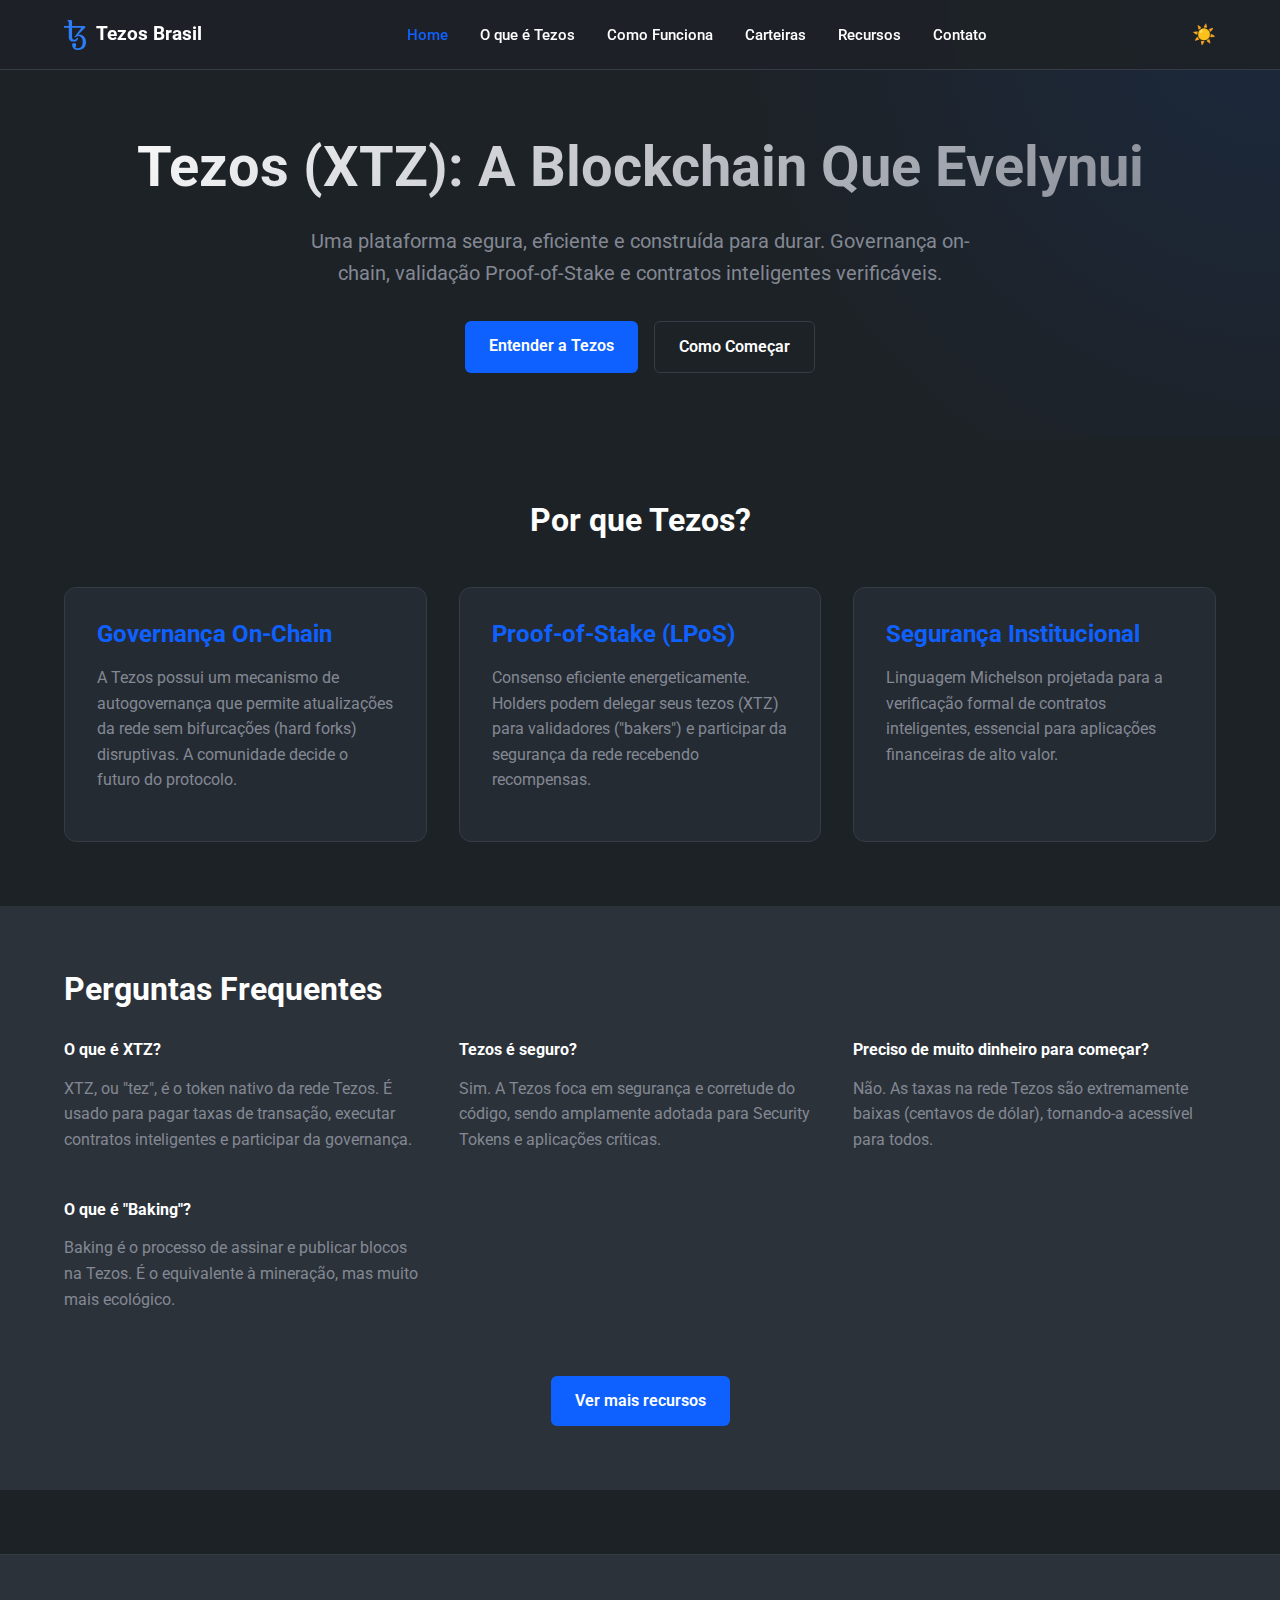
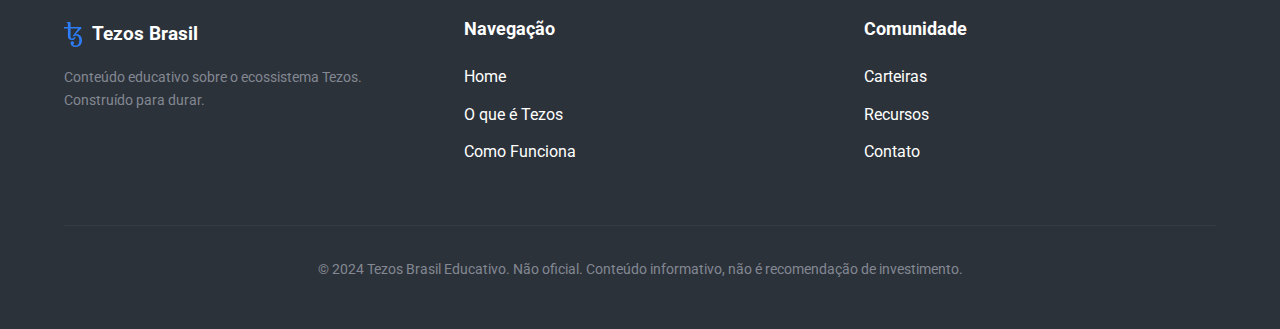
<file: index.html>
<!DOCTYPE html>
<html lang="pt-BR">
<head>
    <meta charset="UTF-8">
    <meta name="viewport" content="width=device-width, initial-scale=1.0">
    <title>Tezos (XTZ) - Blockchain Autoatualizável</title>
    <meta name="description" content="Tezos é uma blockchain autoatualizável e eficiente energeticamente. Conheça a governança on-chain e os contratos inteligentes seguros.">
    <link rel="preconnect" href="https://fonts.googleapis.com">
    <link rel="preconnect" href="https://fonts.gstatic.com" crossorigin>
    <link href="https://fonts.googleapis.com/css2?family=Roboto:wght@300;400;500;700&display=swap" rel="stylesheet">
    <link rel="stylesheet" href="styles.css">
    <link rel="icon" type="image/svg+xml" href="assets/img/tezos-logo.svg">
</head>
<body data-theme="dark">

    <header>
        <div class="container navbar">
            <a href="index.html" class="logo">
                <img src="assets/img/tezos-logo.svg" alt="Tezos Logo">
                Tezos Brasil
            </a>
            <nav>
                <button class="hamburger" aria-label="Menu" aria-expanded="false">☰</button>
                <ul class="nav-links">
                    <li><a href="index.html" class="active">Home</a></li>
                    <li><a href="tezos.html">O que é Tezos</a></li>
                    <li><a href="como-funciona.html">Como Funciona</a></li>
                    <li><a href="carteiras.html">Carteiras</a></li>
                    <li><a href="recursos.html">Recursos</a></li>
                    <li><a href="contato.html">Contato</a></li>
                </ul>
            </nav>
            <div class="nav-actions">
                <button class="theme-toggle" aria-label="Alternar tema">☀️</button>
            </div>
        </div>
    </header>

    <main>
        <section class="hero">
            <div class="container">
                <h1>Tezos (XTZ): A Blockchain Que Evelynui</h1>
                <p>Uma plataforma segura, eficiente e construída para durar. Governança on-chain, validação Proof-of-Stake e contratos inteligentes verificáveis.</p>
                <div class="hero-buttons">
                    <a href="tezos.html" class="btn btn-primary">Entender a Tezos</a>
                    <a href="carteiras.html" class="btn btn-secondary">Como Começar</a>
                </div>
            </div>
        </section>

        <section class="section">
            <div class="container">
                <h2 style="text-align: center; margin-bottom: 3rem;">Por que Tezos?</h2>
                <div class="grid-3">
                    <article class="card">
                        <h3>Governança On-Chain</h3>
                        <p>A Tezos possui um mecanismo de autogovernança que permite atualizações da rede sem bifurcações (hard forks) disruptivas. A comunidade decide o futuro do protocolo.</p>
                    </article>
                    <article class="card">
                        <h3>Proof-of-Stake (LPoS)</h3>
                        <p>Consenso eficiente energeticamente. Holders podem delegar seus tezos (XTZ) para validadores ("bakers") e participar da segurança da rede recebendo recompensas.</p>
                    </article>
                    <article class="card">
                        <h3>Segurança Institucional</h3>
                        <p>Linguagem Michelson projetada para a verificação formal de contratos inteligentes, essencial para aplicações financeiras de alto valor.</p>
                    </article>
                </div>
            </div>
        </section>

        <section class="section" style="background-color: var(--bg-secondary);">
            <div class="container">
                <h2 style="margin-bottom: 2rem;">Perguntas Frequentes</h2>
                <div class="grid-3">
                    <div>
                        <h4>O que é XTZ?</h4>
                        <p>XTZ, ou "tez", é o token nativo da rede Tezos. É usado para pagar taxas de transação, executar contratos inteligentes e participar da governança.</p>
                    </div>
                    <div>
                        <h4>Tezos é seguro?</h4>
                        <p>Sim. A Tezos foca em segurança e corretude do código, sendo amplamente adotada para Security Tokens e aplicações críticas.</p>
                    </div>
                    <div>
                        <h4>Preciso de muito dinheiro para começar?</h4>
                        <p>Não. As taxas na rede Tezos são extremamente baixas (centavos de dólar), tornando-a acessível para todos.</p>
                    </div>
                    <div>
                        <h4>O que é "Baking"?</h4>
                        <p>Baking é o processo de assinar e publicar blocos na Tezos. É o equivalente à mineração, mas muito mais ecológico.</p>
                    </div>
                </div>
                <div style="text-align: center; margin-top: 3rem;">
                    <a href="recursos.html" class="btn btn-primary">Ver mais recursos</a>
                </div>
            </div>
        </section>
    </main>

    <footer>
        <div class="container">
            <div class="footer-content">
                <div class="footer-col">
                    <div class="logo" style="margin-bottom: 1rem;">
                        <img src="assets/img/tezos-logo.svg" alt="Logo Tezos" style="height: 25px;">
                        Tezos Brasil
                    </div>
                    <p style="font-size: 0.9rem;">Conteúdo educativo sobre o ecossistema Tezos. Construído para durar.</p>
                </div>
                <div class="footer-col">
                    <h4>Navegação</h4>
                    <ul>
                        <li><a href="index.html">Home</a></li>
                        <li><a href="tezos.html">O que é Tezos</a></li>
                        <li><a href="como-funciona.html">Como Funciona</a></li>
                    </ul>
                </div>
                <div class="footer-col">
                    <h4>Comunidade</h4>
                    <ul>
                        <li><a href="carteiras.html">Carteiras</a></li>
                        <li><a href="recursos.html">Recursos</a></li>
                        <li><a href="contato.html">Contato</a></li>
                    </ul>
                </div>
            </div>
            <div class="footer-bottom">
                <p>&copy; 2024 Tezos Brasil Educativo. Não oficial. Conteúdo informativo, não é recomendação de investimento.</p>
            </div>
        </div>
    </footer>

    <script src="script.js"></script>
</body>
</html>
</file>
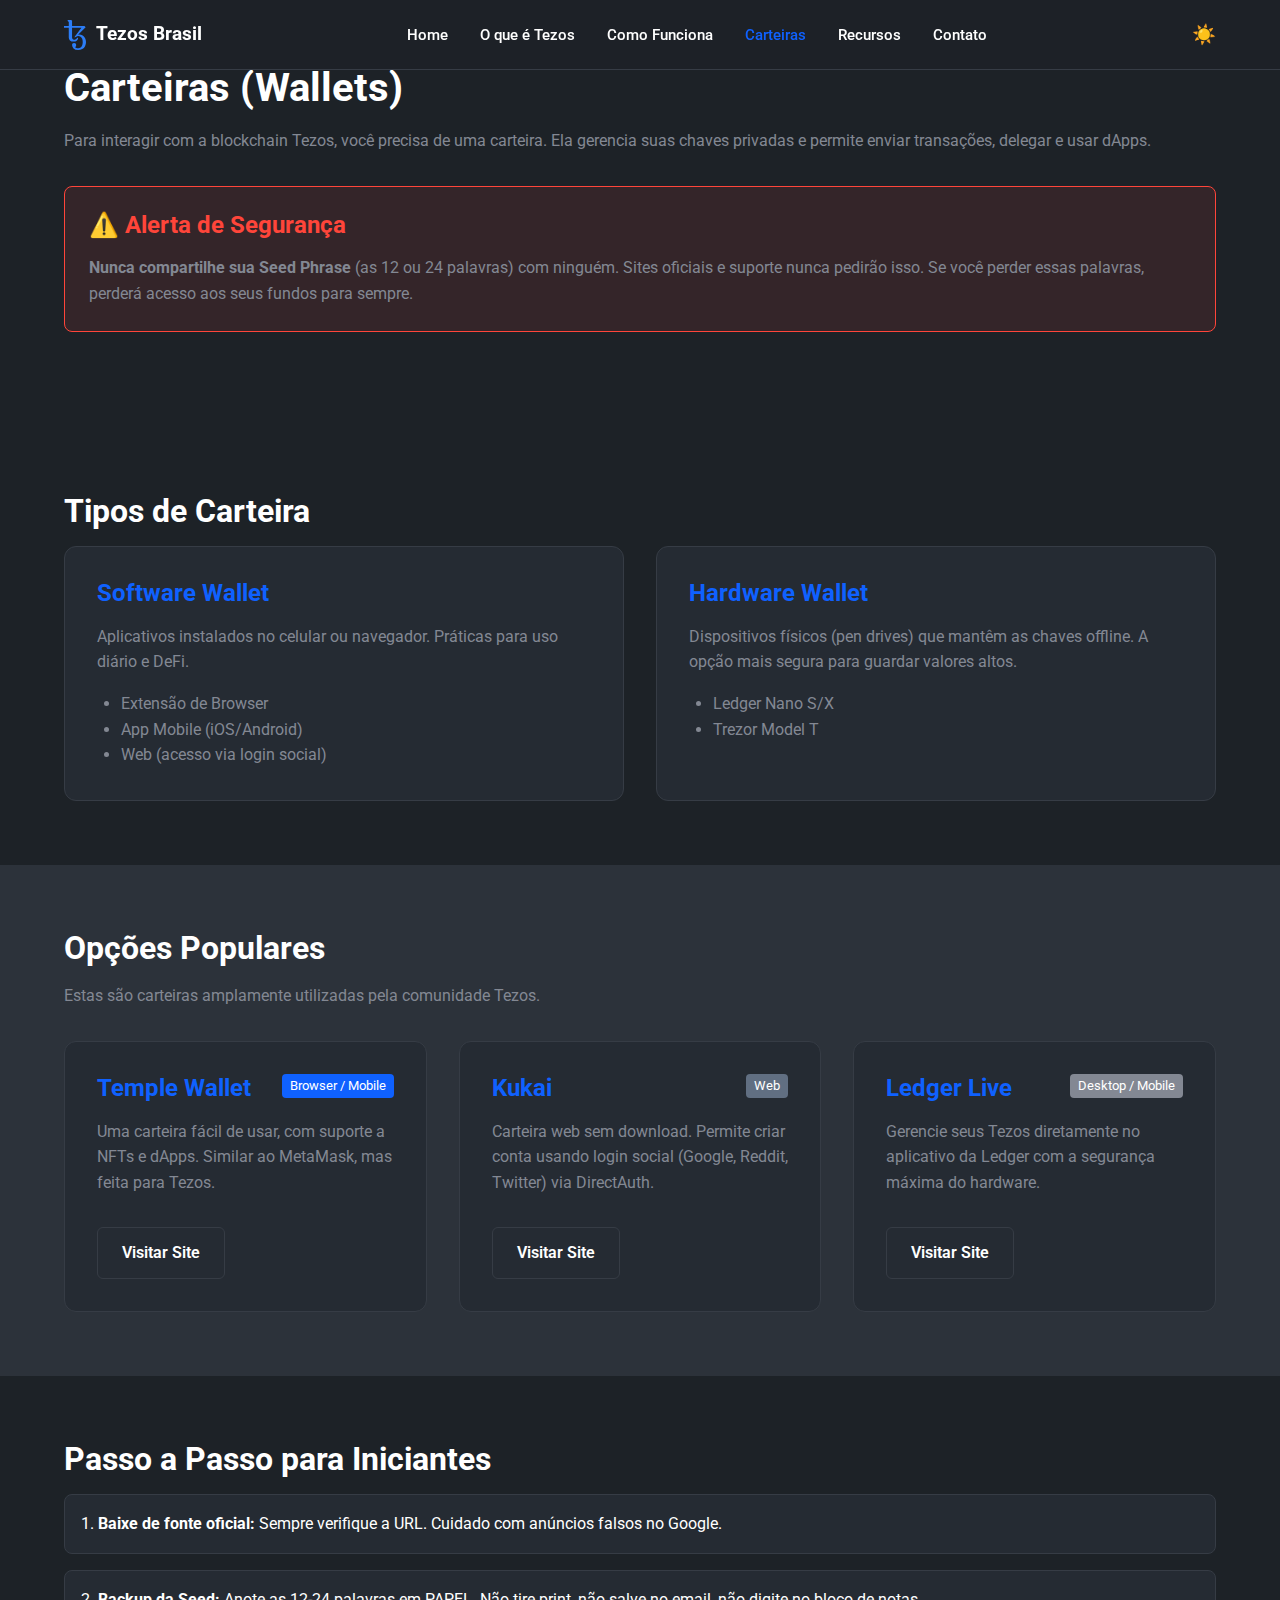
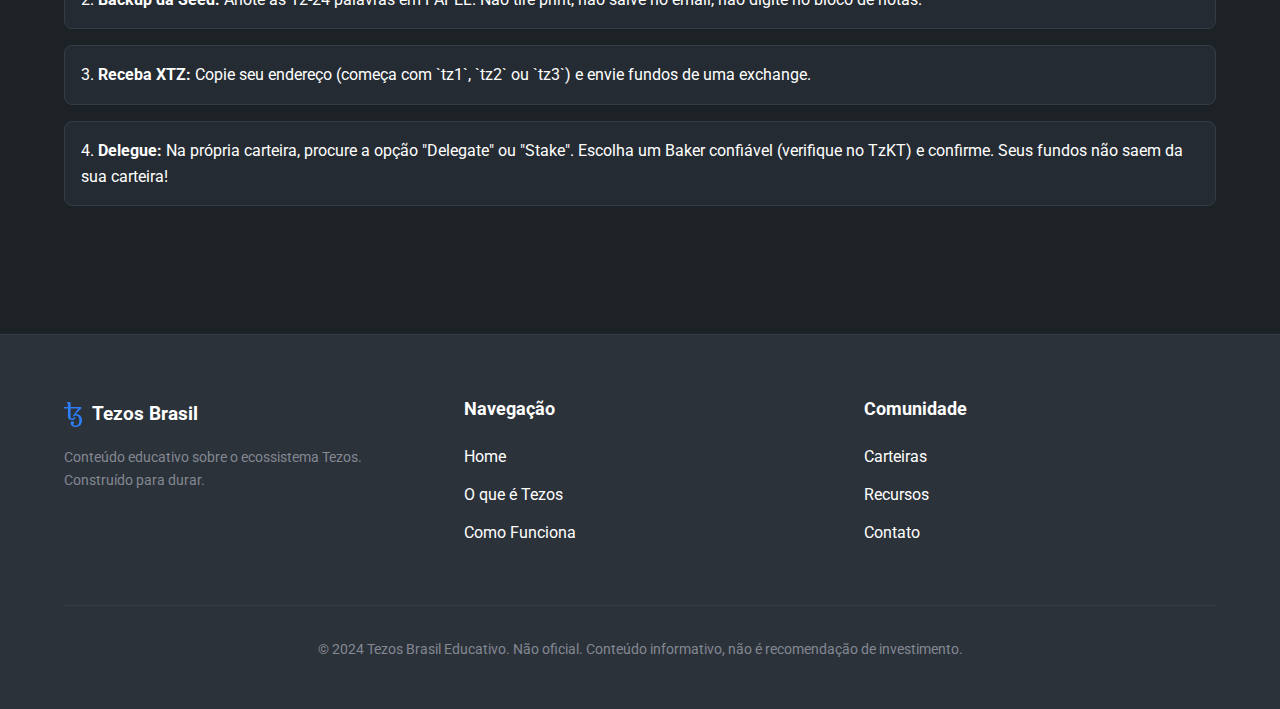
<file: carteiras.html>
<!DOCTYPE html>
<html lang="pt-BR">

<head>
    <meta charset="UTF-8">
    <meta name="viewport" content="width=device-width, initial-scale=1.0">
    <title>Carteiras Tezos - Escolha e Segurança</title>
    <meta name="description"
        content="Guia de carteiras para Tezos (XTZ). Aprenda sobre Temple, Kukai e Ledger, e como proteger suas criptomoedas com segurança.">
    <link href="https://fonts.googleapis.com/css2?family=Roboto:wght@300;400;500;700&display=swap" rel="stylesheet">
    <link rel="stylesheet" href="styles.css">
    <link rel="icon" type="image/svg+xml" href="assets/img/tezos-logo.svg">
</head>

<body data-theme="dark">

    <header>
        <div class="container navbar">
            <a href="index.html" class="logo">
                <img src="assets/img/tezos-logo.svg" alt="Tezos Logo">
                Tezos Brasil
            </a>
            <nav>
                <button class="hamburger" aria-label="Menu" aria-expanded="false">☰</button>
                <ul class="nav-links">
                    <li><a href="index.html">Home</a></li>
                    <li><a href="tezos.html">O que é Tezos</a></li>
                    <li><a href="como-funciona.html">Como Funciona</a></li>
                    <li><a href="carteiras.html" class="active">Carteiras</a></li>
                    <li><a href="recursos.html">Recursos</a></li>
                    <li><a href="contato.html">Contato</a></li>
                </ul>
            </nav>
            <div class="nav-actions">
                <button class="theme-toggle" aria-label="Alternar tema">☀️</button>
            </div>
        </div>
    </header>

    <main>
        <section class="section">
            <div class="container">
                <h1>Carteiras (Wallets)</h1>
                <p>Para interagir com a blockchain Tezos, você precisa de uma carteira. Ela gerencia suas chaves
                    privadas e permite enviar transações, delegar e usar dApps.</p>

                <div
                    style="background-color: rgba(255, 69, 58, 0.1); border: 1px solid #ff453a; padding: 1.5rem; border-radius: 8px; margin: 2rem 0;">
                    <h3 style="color: #ff453a; display: flex; align-items: center; gap: 0.5rem;">⚠️ Alerta de Segurança
                    </h3>
                    <p style="margin-bottom: 0;"><strong>Nunca compartilhe sua Seed Phrase</strong> (as 12 ou 24
                        palavras) com ninguém. Sites oficiais e suporte nunca pedirão isso. Se você perder essas
                        palavras, perderá acesso aos seus fundos para sempre.</p>
                </div>
            </div>
        </section>

        <section class="section">
            <div class="container">
                <h2>Tipos de Carteira</h2>
                <div class="grid-3">
                    <div class="card">
                        <h3>Software Wallet</h3>
                        <p>Aplicativos instalados no celular ou navegador. Práticas para uso diário e DeFi.</p>
                        <ul
                            style="margin-top: 1rem; list-style: disc; padding-left: 1.5rem; color: var(--text-secondary);">
                            <li>Extensão de Browser</li>
                            <li>App Mobile (iOS/Android)</li>
                            <li>Web (acesso via login social)</li>
                        </ul>
                    </div>
                    <div class="card">
                        <h3>Hardware Wallet</h3>
                        <p>Dispositivos físicos (pen drives) que mantêm as chaves offline. A opção mais segura para
                            guardar valores altos.</p>
                        <ul
                            style="margin-top: 1rem; list-style: disc; padding-left: 1.5rem; color: var(--text-secondary);">
                            <li>Ledger Nano S/X</li>
                            <li>Trezor Model T</li>
                        </ul>
                    </div>
                </div>
            </div>
        </section>

        <section class="section" style="background-color: var(--bg-secondary);">
            <div class="container">
                <h2>Opções Populares</h2>
                <p>Estas são carteiras amplamente utilizadas pela comunidade Tezos.</p>

                <div class="grid-3" style="margin-top: 2rem;">
                    <article class="card">
                        <div style="display: flex; justify-content: space-between; align-items: start;">
                            <h3>Temple Wallet</h3>
                            <span
                                style="background: var(--tezos-blue); color: white; padding: 2px 8px; border-radius: 4px; font-size: 0.8rem;">Browser
                                / Mobile</span>
                        </div>
                        <p>Uma carteira fácil de usar, com suporte a NFTs e dApps. Similar ao MetaMask, mas feita para
                            Tezos.</p>
                        <a href="https://templewallet.com/" target="_blank" rel="noopener noreferrer"
                            class="btn btn-secondary" style="margin-top: 1rem;">Visitar Site</a>
                    </article>

                    <article class="card">
                        <div style="display: flex; justify-content: space-between; align-items: start;">
                            <h3>Kukai</h3>
                            <span
                                style="background: var(--slate); color: white; padding: 2px 8px; border-radius: 4px; font-size: 0.8rem;">Web</span>
                        </div>
                        <p>Carteira web sem download. Permite criar conta usando login social (Google, Reddit, Twitter)
                            via DirectAuth.</p>
                        <a href="https://wallet.kukai.app/" target="_blank" rel="noopener noreferrer"
                            class="btn btn-secondary" style="margin-top: 1rem;">Visitar Site</a>
                    </article>

                    <article class="card">
                        <div style="display: flex; justify-content: space-between; align-items: start;">
                            <h3>Ledger Live</h3>
                            <span
                                style="background: var(--steel); color: white; padding: 2px 8px; border-radius: 4px; font-size: 0.8rem;">Desktop
                                / Mobile</span>
                        </div>
                        <p>Gerencie seus Tezos diretamente no aplicativo da Ledger com a segurança máxima do hardware.
                        </p>
                        <a href="https://www.ledger.com/" target="_blank" rel="noopener noreferrer"
                            class="btn btn-secondary" style="margin-top: 1rem;">Visitar Site</a>
                    </article>
                </div>
            </div>
        </section>

        <section class="section">
            <div class="container">
                <h2>Passo a Passo para Iniciantes</h2>
                <ol
                    style="list-style-position: inside; counter-reset: custom-counter; display: flex; flex-direction: column; gap: 1rem;">
                    <li
                        style="background: var(--card-bg); padding: 1rem; border-radius: 8px; border: 1px solid var(--border-color);">
                        <strong>Baixe de fonte oficial:</strong> Sempre verifique a URL. Cuidado com anúncios falsos no
                        Google.
                    </li>
                    <li
                        style="background: var(--card-bg); padding: 1rem; border-radius: 8px; border: 1px solid var(--border-color);">
                        <strong>Backup da Seed:</strong> Anote as 12-24 palavras em PAPEL. Não tire print, não salve no
                        email, não digite no bloco de notas.
                    </li>
                    <li
                        style="background: var(--card-bg); padding: 1rem; border-radius: 8px; border: 1px solid var(--border-color);">
                        <strong>Receba XTZ:</strong> Copie seu endereço (começa com `tz1`, `tz2` ou `tz3`) e envie
                        fundos de uma exchange.
                    </li>
                    <li
                        style="background: var(--card-bg); padding: 1rem; border-radius: 8px; border: 1px solid var(--border-color);">
                        <strong>Delegue:</strong> Na própria carteira, procure a opção "Delegate" ou "Stake". Escolha um
                        Baker confiável (verifique no TzKT) e confirme. Seus fundos não saem da sua carteira!
                    </li>
                </ol>
            </div>
        </section>
    </main>

    <footer>
        <div class="container">
            <div class="footer-content">
                <div class="footer-col">
                    <div class="logo" style="margin-bottom: 1rem;">
                        <img src="assets/img/tezos-logo.svg" alt="Logo Tezos" style="height: 25px;">
                        Tezos Brasil
                    </div>
                    <p style="font-size: 0.9rem;">Conteúdo educativo sobre o ecossistema Tezos. Construído para durar.
                    </p>
                </div>
                <div class="footer-col">
                    <h4>Navegação</h4>
                    <ul>
                        <li><a href="index.html">Home</a></li>
                        <li><a href="tezos.html">O que é Tezos</a></li>
                        <li><a href="como-funciona.html">Como Funciona</a></li>
                    </ul>
                </div>
                <div class="footer-col">
                    <h4>Comunidade</h4>
                    <ul>
                        <li><a href="carteiras.html" class="active">Carteiras</a></li>
                        <li><a href="recursos.html">Recursos</a></li>
                        <li><a href="contato.html">Contato</a></li>
                    </ul>
                </div>
            </div>
            <div class="footer-bottom">
                <p>&copy; 2024 Tezos Brasil Educativo. Não oficial. Conteúdo informativo, não é recomendação de
                    investimento.</p>
            </div>
        </div>
    </footer>

    <script src="script.js"></script>
</body>

</html>
</file>
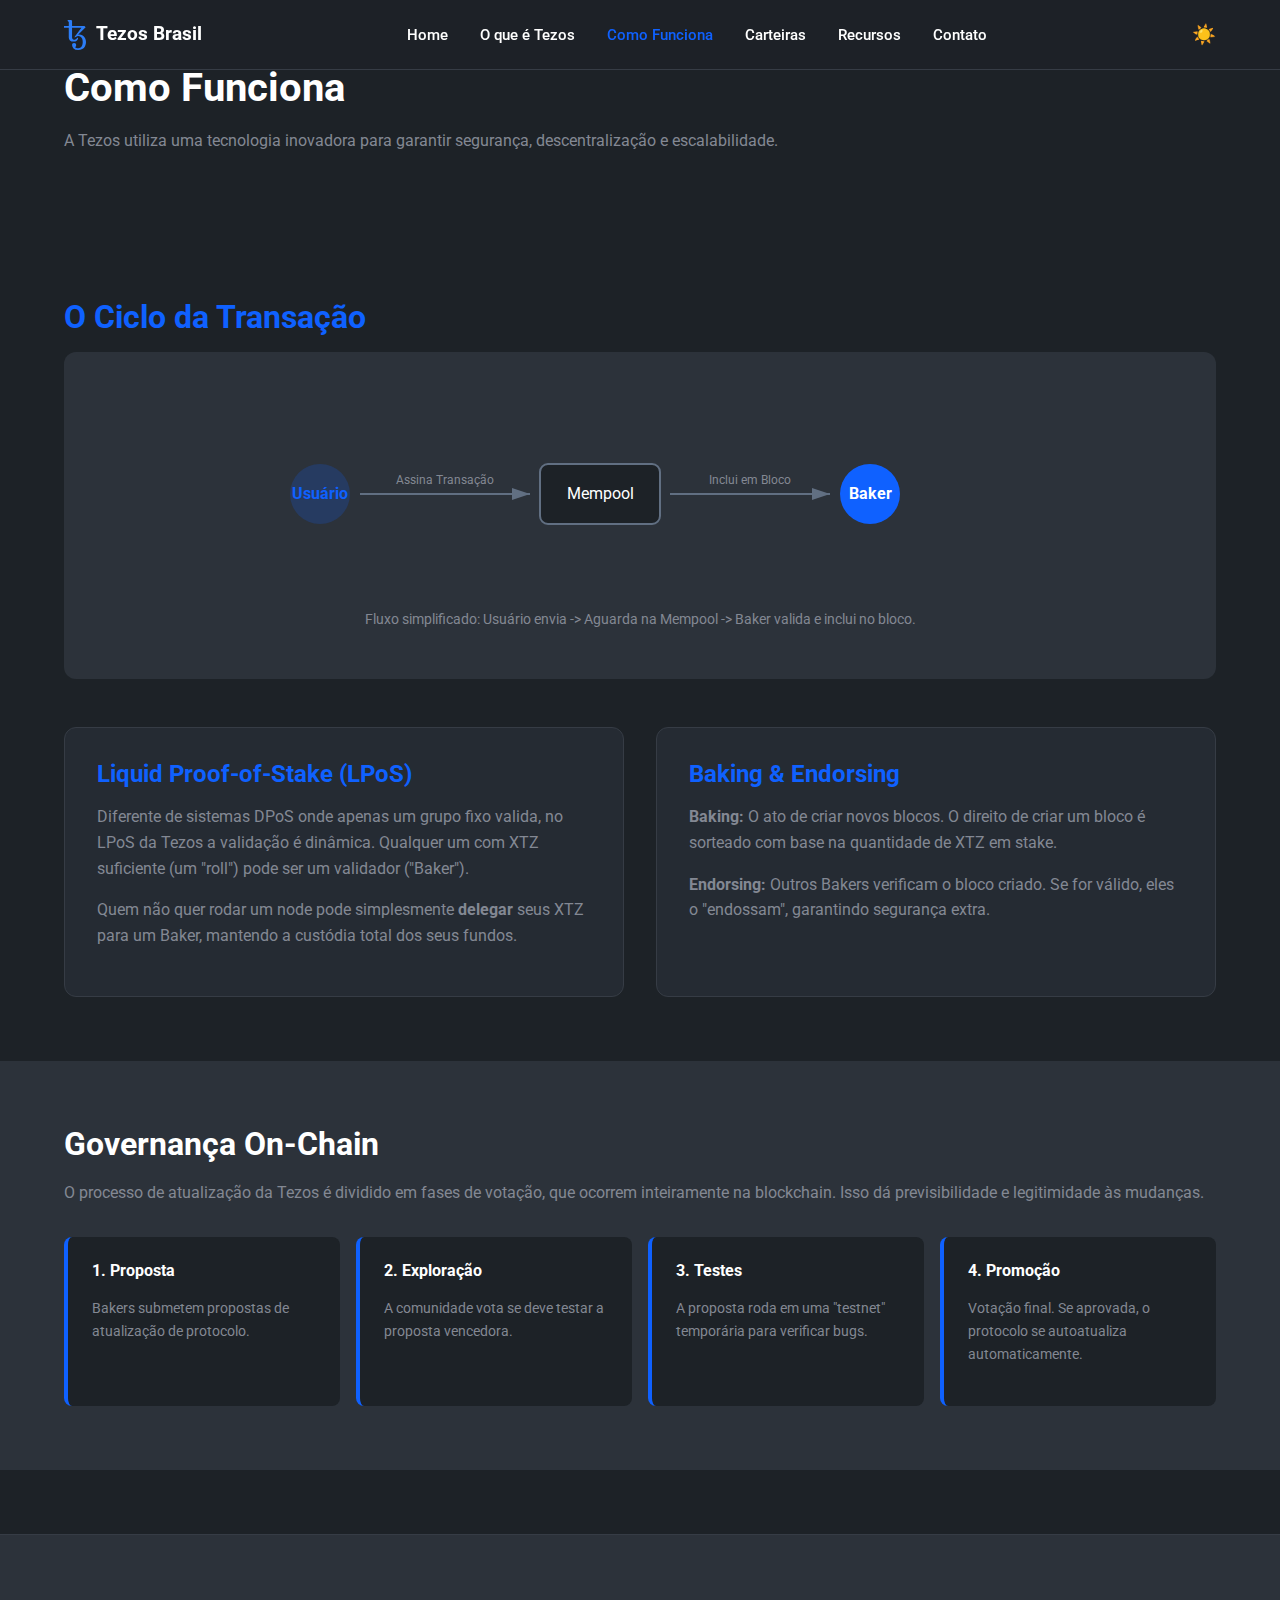
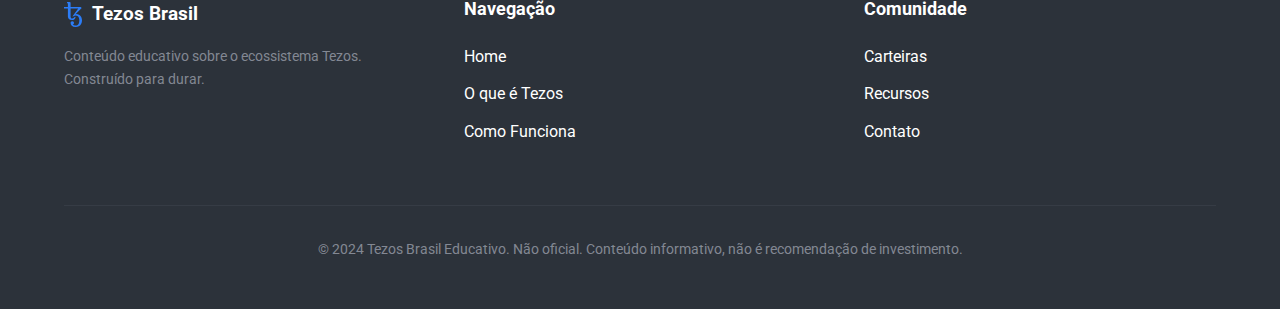
<file: como-funciona.html>
<!DOCTYPE html>
<html lang="pt-BR">

<head>
    <meta charset="UTF-8">
    <meta name="viewport" content="width=device-width, initial-scale=1.0">
    <title>Como Funciona a Tezos - LPoS e Governança</title>
    <meta name="description"
        content="Entenda o consenso Liquid Proof-of-Stake (LPoS), o processo de Baking e como a governança on-chain funciona na prática.">
    <link href="https://fonts.googleapis.com/css2?family=Roboto:wght@300;400;500;700&display=swap" rel="stylesheet">
    <link rel="stylesheet" href="styles.css">
    <link rel="icon" type="image/svg+xml" href="assets/img/tezos-logo.svg">
</head>

<body data-theme="dark">

    <header>
        <div class="container navbar">
            <a href="index.html" class="logo">
                <img src="assets/img/tezos-logo.svg" alt="Tezos Logo">
                Tezos Brasil
            </a>
            <nav>
                <button class="hamburger" aria-label="Menu" aria-expanded="false">☰</button>
                <ul class="nav-links">
                    <li><a href="index.html">Home</a></li>
                    <li><a href="tezos.html">O que é Tezos</a></li>
                    <li><a href="como-funciona.html" class="active">Como Funciona</a></li>
                    <li><a href="carteiras.html">Carteiras</a></li>
                    <li><a href="recursos.html">Recursos</a></li>
                    <li><a href="contato.html">Contato</a></li>
                </ul>
            </nav>
            <div class="nav-actions">
                <button class="theme-toggle" aria-label="Alternar tema">☀️</button>
            </div>
        </div>
    </header>

    <main>
        <section class="section">
            <div class="container">
                <h1>Como Funciona</h1>
                <p>A Tezos utiliza uma tecnologia inovadora para garantir segurança, descentralização e escalabilidade.
                </p>
            </div>
        </section>

        <section class="section">
            <div class="container">
                <h2 style="color: var(--tezos-blue);">O Ciclo da Transação</h2>
                <!-- Simple SVG Diagram -->
                <div
                    style="background: var(--bg-secondary); padding: 2rem; border-radius: 12px; margin-bottom: 3rem; text-align: center;">
                    <svg width="100%" height="200" viewBox="0 0 800 200" xmlns="http://www.w3.org/2000/svg">
                        <defs>
                            <marker id="arrow" markerWidth="10" markerHeight="10" refX="9" refY="3" orient="auto"
                                markerUnits="strokeWidth">
                                <path d="M0,0 L0,6 L9,3 z" fill="#616F82" />
                            </marker>
                        </defs>

                        <!-- Nodes -->
                        <g transform="translate(50, 80)">
                            <circle cx="30" cy="30" r="30" fill="#0F61FF" opacity="0.2" />
                            <text x="30" y="35" text-anchor="middle" fill="#0F61FF" font-family="Roboto"
                                font-weight="bold">Usuário</text>
                        </g>

                        <g transform="translate(300, 80)">
                            <rect x="0" y="0" width="120" height="60" rx="8" fill="#1D2227" stroke="#616F82"
                                stroke-width="2" />
                            <text x="60" y="35" text-anchor="middle" fill="#FFFFFF" font-family="Roboto">Mempool</text>
                        </g>

                        <g transform="translate(600, 80)">
                            <circle cx="30" cy="30" r="30" fill="#0F61FF" />
                            <text x="30" y="35" text-anchor="middle" fill="#FFFFFF" font-family="Roboto"
                                font-weight="bold">Baker</text>
                        </g>

                        <!-- Lines -->
                        <line x1="120" y1="110" x2="290" y2="110" stroke="#616F82" stroke-width="2"
                            marker-end="url(#arrow)" />
                        <text x="205" y="100" text-anchor="middle" fill="#838893" font-size="12">Assina Transação</text>

                        <line x1="430" y1="110" x2="590" y2="110" stroke="#616F82" stroke-width="2"
                            marker-end="url(#arrow)" />
                        <text x="510" y="100" text-anchor="middle" fill="#838893" font-size="12">Inclui em Bloco</text>
                    </svg>
                    <p style="margin-top: 1rem; font-size: 0.9rem;">Fluxo simplificado: Usuário envia -> Aguarda na
                        Mempool -> Baker valida e inclui no bloco.</p>
                </div>

                <div class="grid-3">
                    <article class="card">
                        <h3>Liquid Proof-of-Stake (LPoS)</h3>
                        <p>Diferente de sistemas DPoS onde apenas um grupo fixo valida, no LPoS da Tezos a validação é
                            dinâmica. Qualquer um com XTZ suficiente (um "roll") pode ser um validador ("Baker").</p>
                        <p style="margin-top:1rem;">Quem não quer rodar um node pode simplesmente
                            <strong>delegar</strong> seus XTZ para um Baker, mantendo a custódia total dos seus fundos.
                        </p>
                    </article>

                    <article class="card">
                        <h3>Baking & Endorsing</h3>
                        <p><strong>Baking:</strong> O ato de criar novos blocos. O direito de criar um bloco é sorteado
                            com base na quantidade de XTZ em stake.</p>
                        <p><strong>Endorsing:</strong> Outros Bakers verificam o bloco criado. Se for válido, eles o
                            "endossam", garantindo segurança extra.</p>
                    </article>
                </div>
            </div>
        </section>

        <section class="section" style="background-color: var(--bg-secondary);">
            <div class="container">
                <h2>Governança On-Chain</h2>
                <p>O processo de atualização da Tezos é dividido em fases de votação, que ocorrem inteiramente na
                    blockchain. Isso dá previsibilidade e legitimidade às mudanças.</p>

                <div style="display: flex; flex-wrap: wrap; gap: 1rem; margin-top: 2rem;">
                    <div
                        style="flex: 1; min-width: 200px; padding: 1.5rem; background: var(--bg-primary); border-radius: 8px; border-left: 4px solid var(--tezos-blue);">
                        <h4>1. Proposta</h4>
                        <p style="font-size: 0.9rem;">Bakers submetem propostas de atualização de protocolo.</p>
                    </div>
                    <div
                        style="flex: 1; min-width: 200px; padding: 1.5rem; background: var(--bg-primary); border-radius: 8px; border-left: 4px solid var(--tezos-blue);">
                        <h4>2. Exploração</h4>
                        <p style="font-size: 0.9rem;">A comunidade vota se deve testar a proposta vencedora.</p>
                    </div>
                    <div
                        style="flex: 1; min-width: 200px; padding: 1.5rem; background: var(--bg-primary); border-radius: 8px; border-left: 4px solid var(--tezos-blue);">
                        <h4>3. Testes</h4>
                        <p style="font-size: 0.9rem;">A proposta roda em uma "testnet" temporária para verificar bugs.
                        </p>
                    </div>
                    <div
                        style="flex: 1; min-width: 200px; padding: 1.5rem; background: var(--bg-primary); border-radius: 8px; border-left: 4px solid var(--tezos-blue);">
                        <h4>4. Promoção</h4>
                        <p style="font-size: 0.9rem;">Votação final. Se aprovada, o protocolo se autoatualiza
                            automaticamente.</p>
                    </div>
                </div>
            </div>
        </section>
    </main>

    <footer>
        <div class="container">
            <div class="footer-content">
                <div class="footer-col">
                    <div class="logo" style="margin-bottom: 1rem;">
                        <img src="assets/img/tezos-logo.svg" alt="Logo Tezos" style="height: 25px;">
                        Tezos Brasil
                    </div>
                    <p style="font-size: 0.9rem;">Conteúdo educativo sobre o ecossistema Tezos. Construído para durar.
                    </p>
                </div>
                <div class="footer-col">
                    <h4>Navegação</h4>
                    <ul>
                        <li><a href="index.html">Home</a></li>
                        <li><a href="tezos.html">O que é Tezos</a></li>
                        <li><a href="como-funciona.html" class="active">Como Funciona</a></li>
                    </ul>
                </div>
                <div class="footer-col">
                    <h4>Comunidade</h4>
                    <ul>
                        <li><a href="carteiras.html">Carteiras</a></li>
                        <li><a href="recursos.html">Recursos</a></li>
                        <li><a href="contato.html">Contato</a></li>
                    </ul>
                </div>
            </div>
            <div class="footer-bottom">
                <p>&copy; 2024 Tezos Brasil Educativo. Não oficial. Conteúdo informativo, não é recomendação de
                    investimento.</p>
            </div>
        </div>
    </footer>

    <script src="script.js"></script>
</body>

</html>
</file>
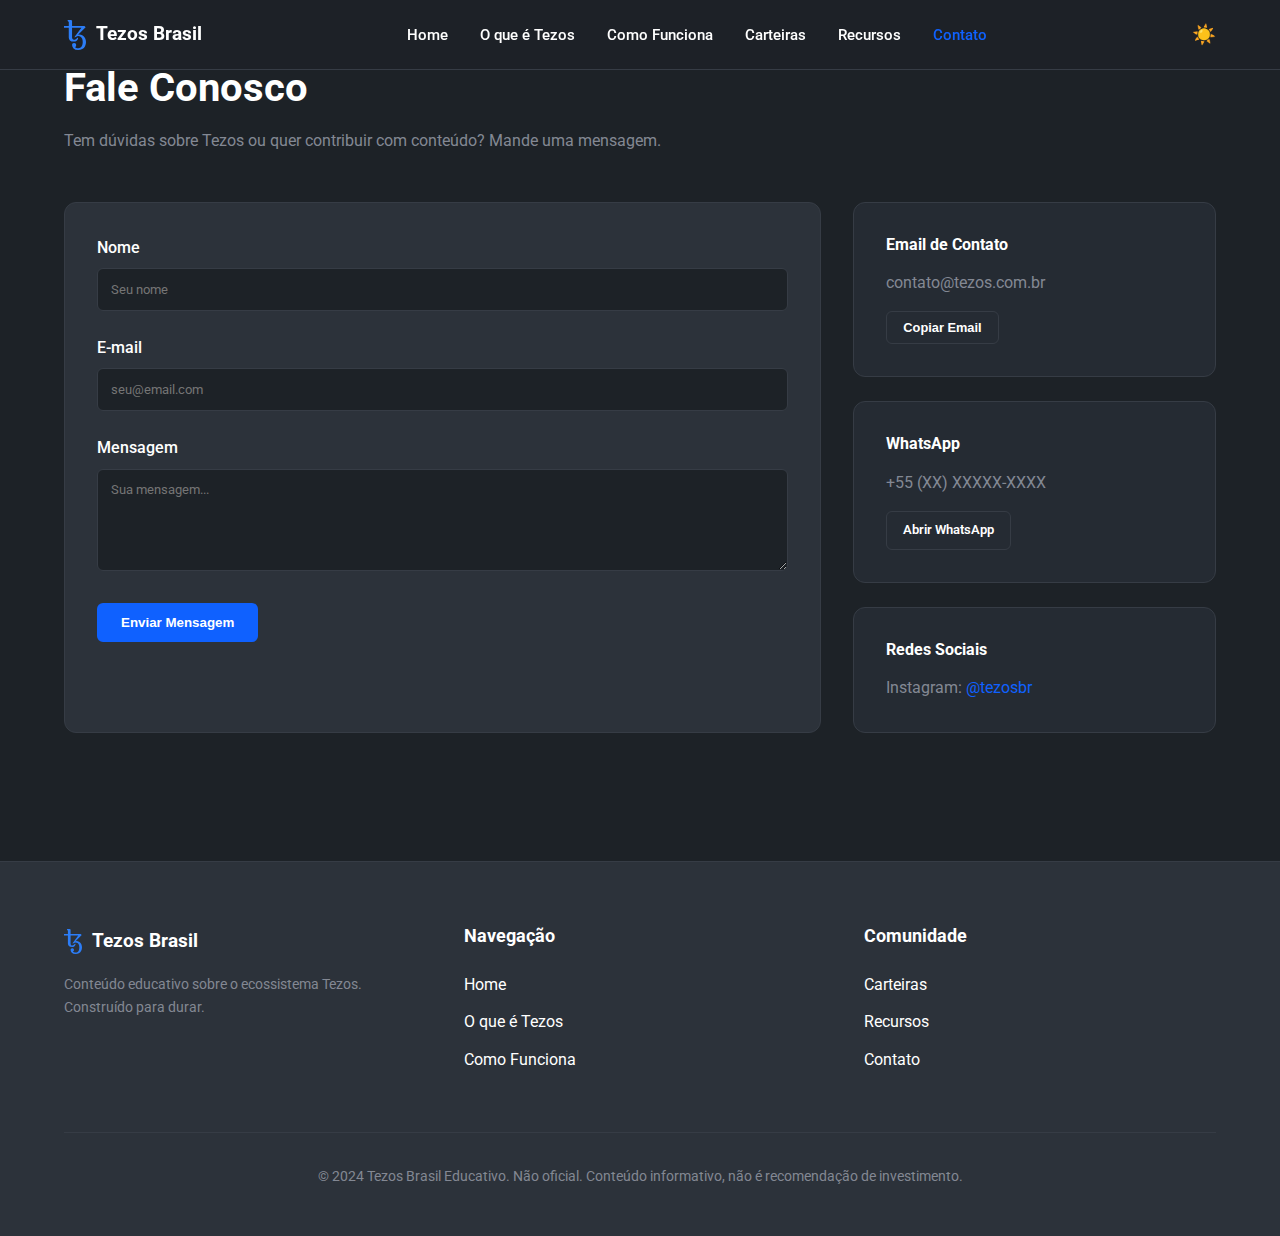
<file: contato.html>
<!DOCTYPE html>
<html lang="pt-BR">

<head>
    <meta charset="UTF-8">
    <meta name="viewport" content="width=device-width, initial-scale=1.0">
    <title>Contato - Tezos Brasil</title>
    <meta name="description" content="Entre em contato com a equipe do Tezos Brasil. Dúvidas, parcerias ou sugestões.">
    <link href="https://fonts.googleapis.com/css2?family=Roboto:wght@300;400;500;700&display=swap" rel="stylesheet">
    <link rel="stylesheet" href="styles.css">
    <link rel="icon" type="image/svg+xml" href="assets/img/tezos-logo.svg">
</head>

<body data-theme="dark">

    <header>
        <div class="container navbar">
            <a href="index.html" class="logo">
                <img src="assets/img/tezos-logo.svg" alt="Tezos Logo">
                Tezos Brasil
            </a>
            <nav>
                <button class="hamburger" aria-label="Menu" aria-expanded="false">☰</button>
                <ul class="nav-links">
                    <li><a href="index.html">Home</a></li>
                    <li><a href="tezos.html">O que é Tezos</a></li>
                    <li><a href="como-funciona.html">Como Funciona</a></li>
                    <li><a href="carteiras.html">Carteiras</a></li>
                    <li><a href="recursos.html">Recursos</a></li>
                    <li><a href="contato.html" class="active">Contato</a></li>
                </ul>
            </nav>
            <div class="nav-actions">
                <button class="theme-toggle" aria-label="Alternar tema">☀️</button>
            </div>
        </div>
    </header>

    <main>
        <section class="section">
            <div class="container">
                <h1>Fale Conosco</h1>
                <p>Tem dúvidas sobre Tezos ou quer contribuir com conteúdo? Mande uma mensagem.</p>

                <div class="grid-3" style="margin-top: 3rem;">

                    <!-- Contact Form -->
                    <div
                        style="grid-column: span 2; background: var(--bg-secondary); padding: 2rem; border-radius: 12px; border: 1px solid var(--border-color);">
                        <form id="contactForm">
                            <div class="form-group">
                                <label for="name">Nome</label>
                                <input type="text" id="name" name="name" required placeholder="Seu nome">
                            </div>
                            <div class="form-group">
                                <label for="email">E-mail</label>
                                <input type="email" id="email" name="email" required placeholder="seu@email.com">
                            </div>
                            <div class="form-group">
                                <label for="message">Mensagem</label>
                                <textarea id="message" name="message" rows="5" required
                                    placeholder="Sua mensagem..."></textarea>
                            </div>
                            <button type="submit" class="btn btn-primary">Enviar Mensagem</button>
                        </form>
                    </div>

                    <!-- Contact Info Cards -->
                    <div style="display: flex; flex-direction: column; gap: 1.5rem;">
                        <div class="card">
                            <h4>Email de Contato</h4>
                            <!-- EDITAR AQUI O EMAIL -->
                            <p>contato@tezos.com.br</p>
                            <button class="btn btn-secondary" style="font-size: 0.8rem; padding: 0.5rem 1rem;"
                                onclick="navigator.clipboard.writeText('contato@tezos.com.br'); alert('Email copiado!')">Copiar
                                Email</button>
                        </div>

                        <div class="card">
                            <h4>WhatsApp</h4>
                            <!-- EDITAR AQUI O NUMERO -->
                            <p>+55 (XX) XXXXX-XXXX</p>
                            <a href="#" class="btn btn-secondary" style="font-size: 0.8rem; padding: 0.5rem 1rem;">Abrir
                                WhatsApp</a>
                        </div>

                        <div class="card">
                            <h4>Redes Sociais</h4>
                            <!-- EDITAR AQUI AS REDES -->
                            <ul style="margin-top: 0.5rem; color: var(--text-secondary);">
                                <li>Instagram: <a href="#" style="color: var(--tezos-blue);">@tezosbr</a></li>
                            </ul>
                        </div>
                    </div>

                </div>
            </div>
        </section>
    </main>

    <footer>
        <div class="container">
            <div class="footer-content">
                <div class="footer-col">
                    <div class="logo" style="margin-bottom: 1rem;">
                        <img src="assets/img/tezos-logo.svg" alt="Logo Tezos" style="height: 25px;">
                        Tezos Brasil
                    </div>
                    <p style="font-size: 0.9rem;">Conteúdo educativo sobre o ecossistema Tezos. Construído para durar.
                    </p>
                </div>
                <div class="footer-col">
                    <h4>Navegação</h4>
                    <ul>
                        <li><a href="index.html">Home</a></li>
                        <li><a href="tezos.html">O que é Tezos</a></li>
                        <li><a href="como-funciona.html">Como Funciona</a></li>
                    </ul>
                </div>
                <div class="footer-col">
                    <h4>Comunidade</h4>
                    <ul>
                        <li><a href="carteiras.html">Carteiras</a></li>
                        <li><a href="recursos.html">Recursos</a></li>
                        <li><a href="contato.html" class="active">Contato</a></li>
                    </ul>
                </div>
            </div>
            <div class="footer-bottom">
                <p>&copy; 2024 Tezos Brasil Educativo. Não oficial. Conteúdo informativo, não é recomendação de
                    investimento.</p>
            </div>
        </div>
    </footer>

    <script src="script.js"></script>
    <script>
        // Form handling simulation
        document.getElementById('contactForm').addEventListener('submit', function (e) {
            e.preventDefault();
            const btn = this.querySelector('button[type="submit"]');
            const originalText = btn.innerText;

            btn.innerText = "Enviando...";
            btn.disabled = true;

            setTimeout(() => {
                alert("Obrigado! Sua mensagem foi enviada (simulação).");
                this.reset();
                btn.innerText = originalText;
                btn.disabled = false;
            }, 1000);
        });
    </script>
</body>

</html>
</file>
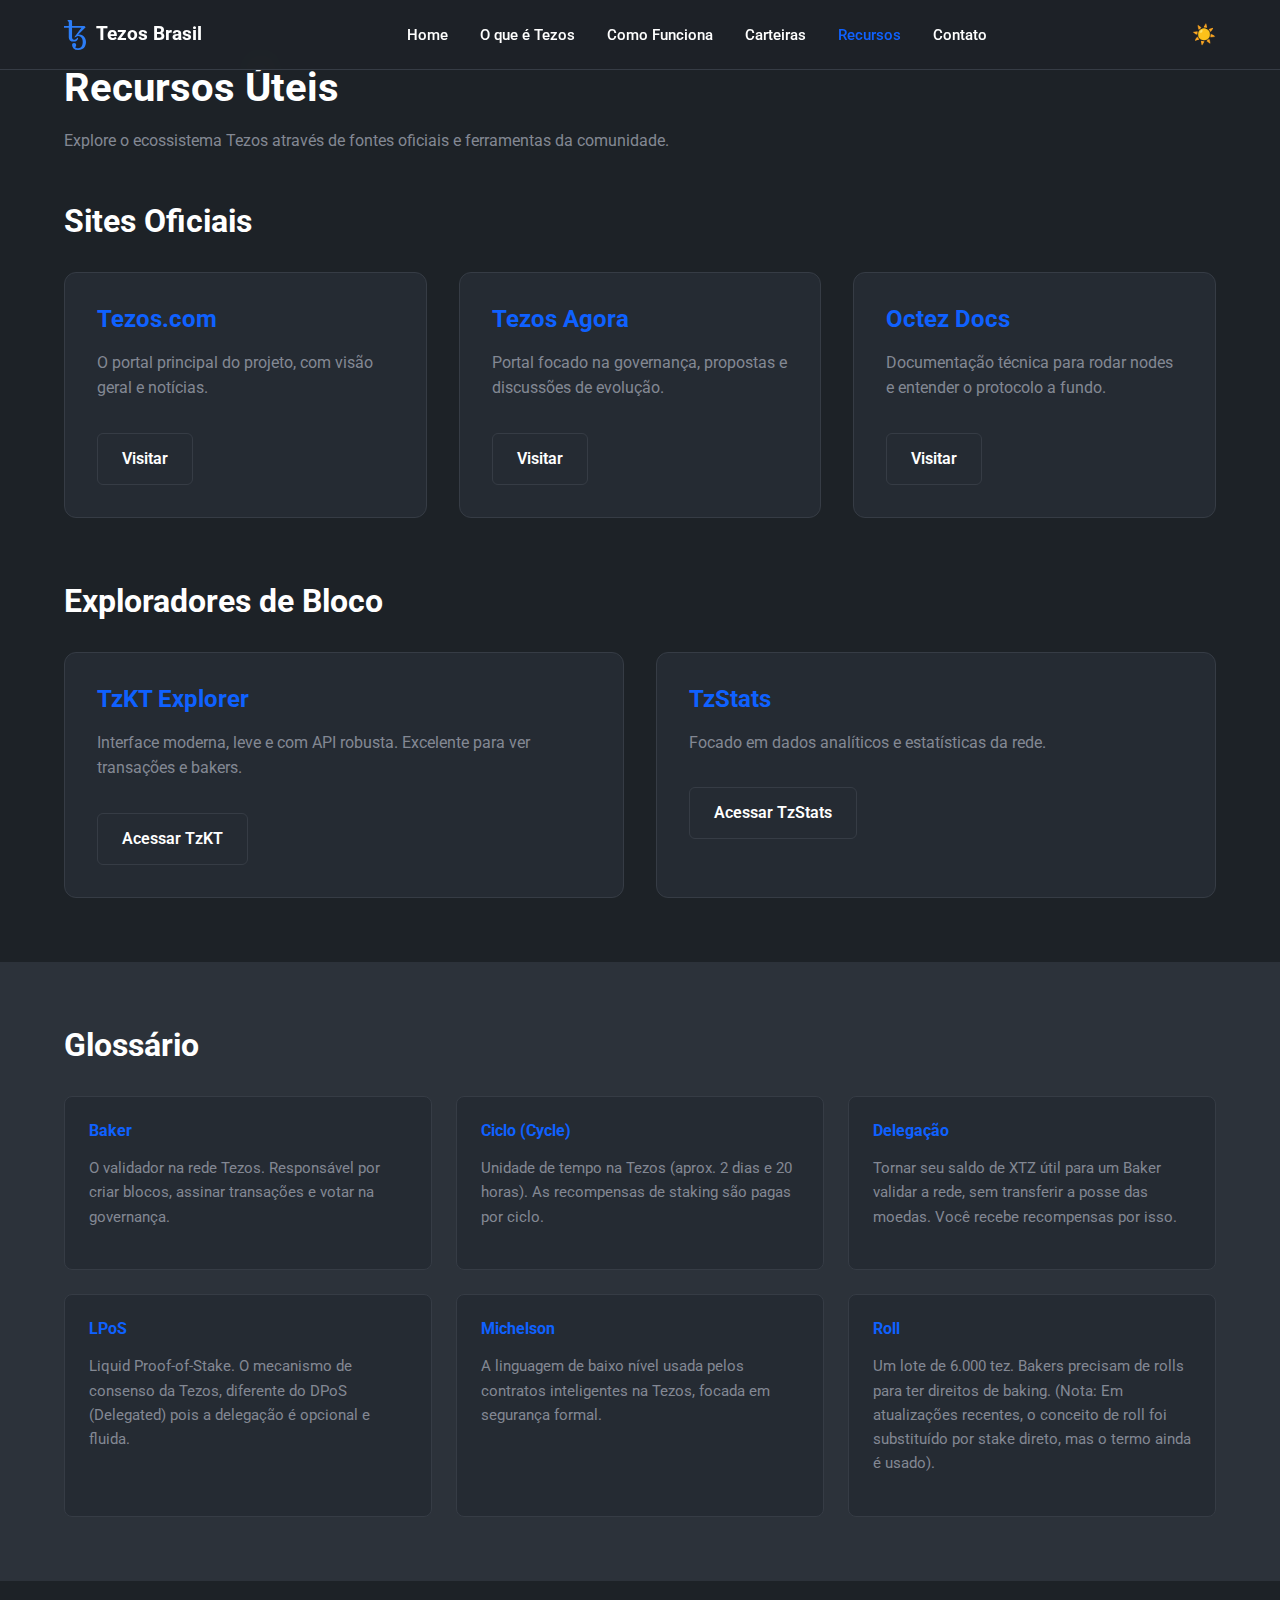
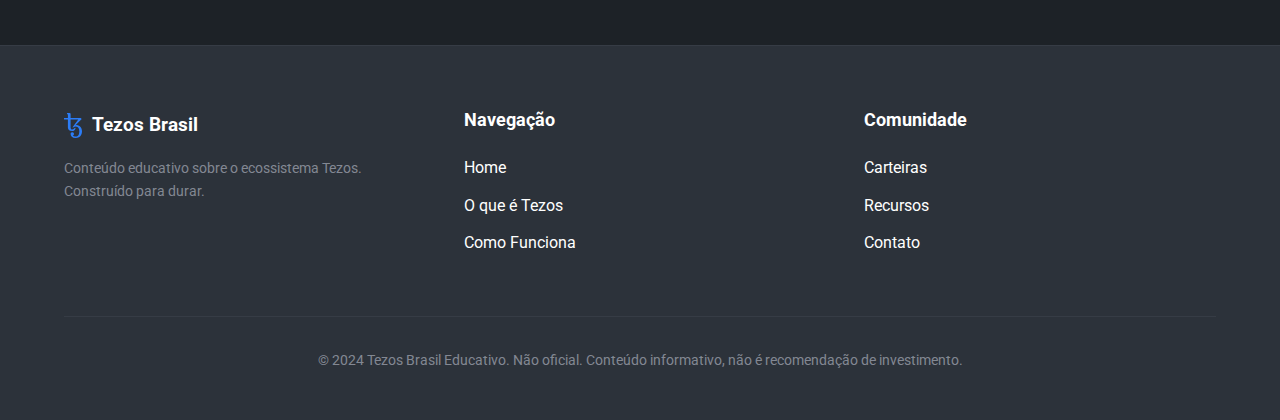
<file: recursos.html>
<!DOCTYPE html>
<html lang="pt-BR">

<head>
    <meta charset="UTF-8">
    <meta name="viewport" content="width=device-width, initial-scale=1.0">
    <title>Recursos Tezos - Docs, Exploradores e Glossário</title>
    <meta name="description"
        content="Links úteis para o ecossistema Tezos: documentação oficial, exploradores de blockchain e glossário de termos importantes.">
    <link href="https://fonts.googleapis.com/css2?family=Roboto:wght@300;400;500;700&display=swap" rel="stylesheet">
    <link rel="stylesheet" href="styles.css">
    <link rel="icon" type="image/svg+xml" href="assets/img/tezos-logo.svg">
</head>

<body data-theme="dark">

    <header>
        <div class="container navbar">
            <a href="index.html" class="logo">
                <img src="assets/img/tezos-logo.svg" alt="Tezos Logo">
                Tezos Brasil
            </a>
            <nav>
                <button class="hamburger" aria-label="Menu" aria-expanded="false">☰</button>
                <ul class="nav-links">
                    <li><a href="index.html">Home</a></li>
                    <li><a href="tezos.html">O que é Tezos</a></li>
                    <li><a href="como-funciona.html">Como Funciona</a></li>
                    <li><a href="carteiras.html">Carteiras</a></li>
                    <li><a href="recursos.html" class="active">Recursos</a></li>
                    <li><a href="contato.html">Contato</a></li>
                </ul>
            </nav>
            <div class="nav-actions">
                <button class="theme-toggle" aria-label="Alternar tema">☀️</button>
            </div>
        </div>
    </header>

    <main>
        <section class="section">
            <div class="container">
                <h1>Recursos Úteis</h1>
                <p>Explore o ecossistema Tezos através de fontes oficiais e ferramentas da comunidade.</p>

                <h2 style="margin-top: 3rem; margin-bottom: 2rem;">Sites Oficiais</h2>
                <div class="grid-3">
                    <article class="card">
                        <h3>Tezos.com</h3>
                        <p>O portal principal do projeto, com visão geral e notícias.</p>
                        <a href="https://tezos.com" target="_blank" class="btn btn-secondary"
                            style="margin-top: 1rem;">Visitar</a>
                    </article>
                    <article class="card">
                        <h3>Tezos Agora</h3>
                        <p>Portal focado na governança, propostas e discussões de evolução.</p>
                        <a href="https://www.tezosagora.org/" target="_blank" class="btn btn-secondary"
                            style="margin-top: 1rem;">Visitar</a>
                    </article>
                    <article class="card">
                        <h3>Octez Docs</h3>
                        <p>Documentação técnica para rodar nodes e entender o protocolo a fundo.</p>
                        <a href="https://tezos.gitlab.io/" target="_blank" class="btn btn-secondary"
                            style="margin-top: 1rem;">Visitar</a>
                    </article>
                </div>

                <h2 style="margin-top: 4rem; margin-bottom: 2rem;">Exploradores de Bloco</h2>
                <div class="grid-3">
                    <article class="card">
                        <h3>TzKT Explorer</h3>
                        <p>Interface moderna, leve e com API robusta. Excelente para ver transações e bakers.</p>
                        <a href="https://tzkt.io/" target="_blank" class="btn btn-secondary"
                            style="margin-top: 1rem;">Acessar TzKT</a>
                    </article>
                    <article class="card">
                        <h3>TzStats</h3>
                        <p>Focado em dados analíticos e estatísticas da rede.</p>
                        <a href="https://tzstats.com/" target="_blank" class="btn btn-secondary"
                            style="margin-top: 1rem;">Acessar TzStats</a>
                    </article>
                </div>
            </div>
        </section>

        <section class="section" style="background-color: var(--bg-secondary);">
            <div class="container">
                <h2>Glossário</h2>
                <div
                    style="display: grid; grid-template-columns: repeat(auto-fit, minmax(280px, 1fr)); gap: 1.5rem; margin-top: 2rem;">

                    <div
                        style="background: var(--card-bg); padding: 1.5rem; border-radius: 8px; border: 1px solid var(--border-color);">
                        <h4 style="color: var(--tezos-blue);">Baker</h4>
                        <p style="font-size: 0.95rem;">O validador na rede Tezos. Responsável por criar blocos, assinar
                            transações e votar na governança.</p>
                    </div>

                    <div
                        style="background: var(--card-bg); padding: 1.5rem; border-radius: 8px; border: 1px solid var(--border-color);">
                        <h4 style="color: var(--tezos-blue);">Ciclo (Cycle)</h4>
                        <p style="font-size: 0.95rem;">Unidade de tempo na Tezos (aprox. 2 dias e 20 horas). As
                            recompensas de staking são pagas por ciclo.</p>
                    </div>

                    <div
                        style="background: var(--card-bg); padding: 1.5rem; border-radius: 8px; border: 1px solid var(--border-color);">
                        <h4 style="color: var(--tezos-blue);">Delegação</h4>
                        <p style="font-size: 0.95rem;">Tornar seu saldo de XTZ útil para um Baker validar a rede, sem
                            transferir a posse das moedas. Você recebe recompensas por isso.</p>
                    </div>

                    <div
                        style="background: var(--card-bg); padding: 1.5rem; border-radius: 8px; border: 1px solid var(--border-color);">
                        <h4 style="color: var(--tezos-blue);">LPoS</h4>
                        <p style="font-size: 0.95rem;">Liquid Proof-of-Stake. O mecanismo de consenso da Tezos,
                            diferente do DPoS (Delegated) pois a delegação é opcional e fluida.</p>
                    </div>

                    <div
                        style="background: var(--card-bg); padding: 1.5rem; border-radius: 8px; border: 1px solid var(--border-color);">
                        <h4 style="color: var(--tezos-blue);">Michelson</h4>
                        <p style="font-size: 0.95rem;">A linguagem de baixo nível usada pelos contratos inteligentes na
                            Tezos, focada em segurança formal.</p>
                    </div>

                    <div
                        style="background: var(--card-bg); padding: 1.5rem; border-radius: 8px; border: 1px solid var(--border-color);">
                        <h4 style="color: var(--tezos-blue);">Roll</h4>
                        <p style="font-size: 0.95rem;">Um lote de 6.000 tez. Bakers precisam de rolls para ter direitos
                            de baking. (Nota: Em atualizações recentes, o conceito de roll foi substituído por stake
                            direto, mas o termo ainda é usado).</p>
                    </div>

                </div>
            </div>
        </section>
    </main>

    <footer>
        <div class="container">
            <div class="footer-content">
                <div class="footer-col">
                    <div class="logo" style="margin-bottom: 1rem;">
                        <img src="assets/img/tezos-logo.svg" alt="Logo Tezos" style="height: 25px;">
                        Tezos Brasil
                    </div>
                    <p style="font-size: 0.9rem;">Conteúdo educativo sobre o ecossistema Tezos. Construído para durar.
                    </p>
                </div>
                <div class="footer-col">
                    <h4>Navegação</h4>
                    <ul>
                        <li><a href="index.html">Home</a></li>
                        <li><a href="tezos.html">O que é Tezos</a></li>
                        <li><a href="como-funciona.html">Como Funciona</a></li>
                    </ul>
                </div>
                <div class="footer-col">
                    <h4>Comunidade</h4>
                    <ul>
                        <li><a href="carteiras.html">Carteiras</a></li>
                        <li><a href="recursos.html" class="active">Recursos</a></li>
                        <li><a href="contato.html">Contato</a></li>
                    </ul>
                </div>
            </div>
            <div class="footer-bottom">
                <p>&copy; 2024 Tezos Brasil Educativo. Não oficial. Conteúdo informativo, não é recomendação de
                    investimento.</p>
            </div>
        </div>
    </footer>

    <script src="script.js"></script>
</body>

</html>
</file>
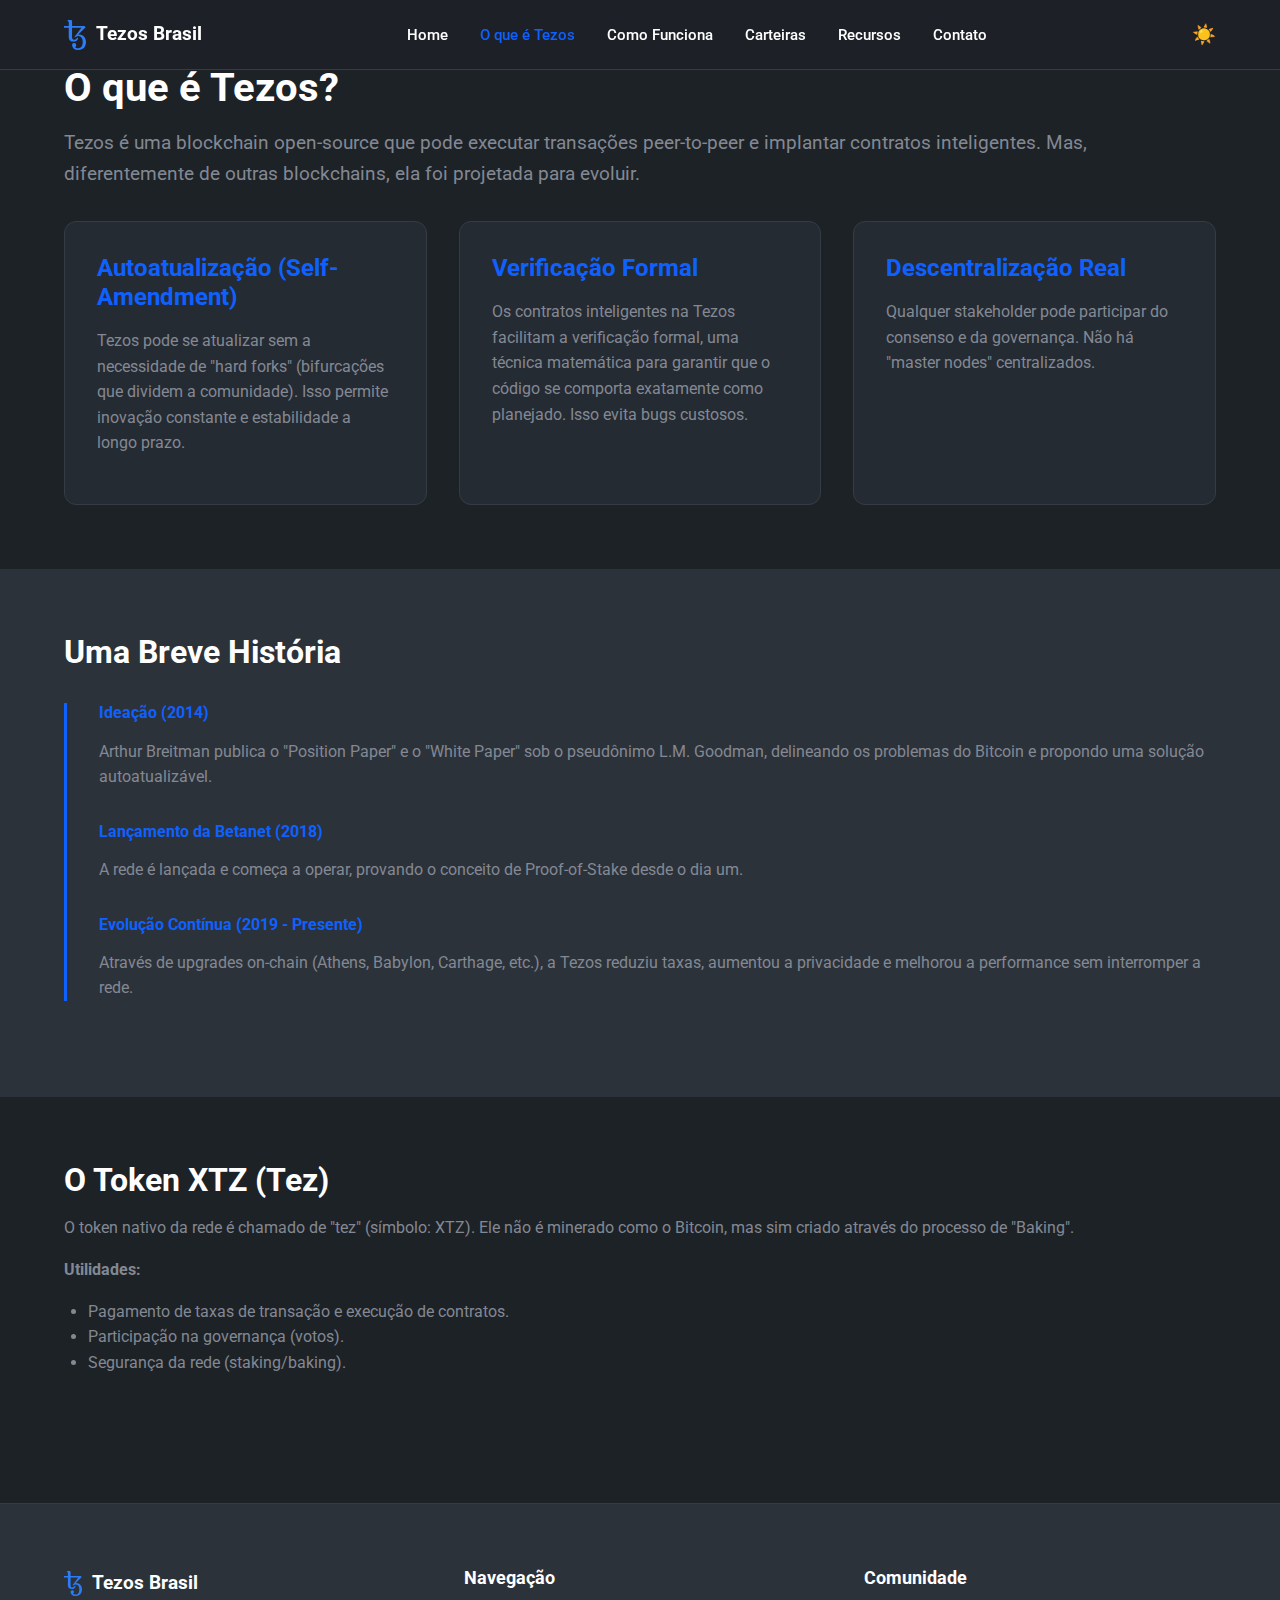
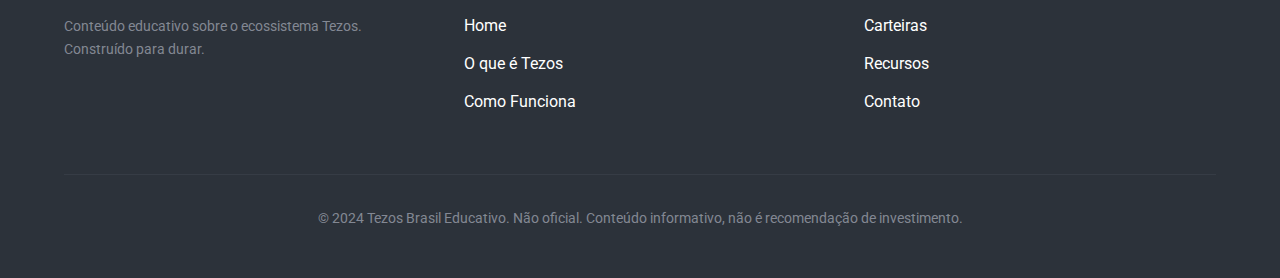
<file: tezos.html>
<!DOCTYPE html>
<html lang="pt-BR">

<head>
    <meta charset="UTF-8">
    <meta name="viewport" content="width=device-width, initial-scale=1.0">
    <title>O que é Tezos? - Blockchain Evolutiva</title>
    <meta name="description"
        content="Entenda o que faz da Tezos única: autoatualização, governança descentralizada e contratos inteligentes verificados formalmente.">
    <link href="https://fonts.googleapis.com/css2?family=Roboto:wght@300;400;500;700&display=swap" rel="stylesheet">
    <link rel="stylesheet" href="styles.css">
    <link rel="icon" type="image/svg+xml" href="assets/img/tezos-logo.svg">
</head>

<body data-theme="dark">

    <header>
        <div class="container navbar">
            <a href="index.html" class="logo">
                <img src="assets/img/tezos-logo.svg" alt="Tezos Logo">
                Tezos Brasil
            </a>
            <nav>
                <button class="hamburger" aria-label="Menu" aria-expanded="false">☰</button>
                <ul class="nav-links">
                    <li><a href="index.html">Home</a></li>
                    <li><a href="tezos.html" class="active">O que é Tezos</a></li>
                    <li><a href="como-funciona.html">Como Funciona</a></li>
                    <li><a href="carteiras.html">Carteiras</a></li>
                    <li><a href="recursos.html">Recursos</a></li>
                    <li><a href="contato.html">Contato</a></li>
                </ul>
            </nav>
            <div class="nav-actions">
                <button class="theme-toggle" aria-label="Alternar tema">☀️</button>
            </div>
        </div>
    </header>

    <main>
        <section class="section">
            <div class="container">
                <h1>O que é Tezos?</h1>
                <p style="font-size: 1.2rem; margin-bottom: 2rem;">Tezos é uma blockchain open-source que pode executar
                    transações peer-to-peer e implantar contratos inteligentes. Mas, diferentemente de outras
                    blockchains, ela foi projetada para evoluir.</p>

                <div class="grid-3">
                    <div class="card">
                        <h3>Autoatualização (Self-Amendment)</h3>
                        <p>Tezos pode se atualizar sem a necessidade de "hard forks" (bifurcações que dividem a
                            comunidade). Isso permite inovação constante e estabilidade a longo prazo.</p>
                    </div>
                    <div class="card">
                        <h3>Verificação Formal</h3>
                        <p>Os contratos inteligentes na Tezos facilitam a verificação formal, uma técnica matemática
                            para garantir que o código se comporta exatamente como planejado. Isso evita bugs custosos.
                        </p>
                    </div>
                    <div class="card">
                        <h3>Descentralização Real</h3>
                        <p>Qualquer stakeholder pode participar do consenso e da governança. Não há "master nodes"
                            centralizados.</p>
                    </div>
                </div>
            </div>
        </section>

        <section class="section" style="background-color: var(--bg-secondary);">
            <div class="container">
                <h2>Uma Breve História</h2>
                <div style="border-left: 3px solid var(--tezos-blue); padding-left: 2rem; margin-top: 2rem;">
                    <div style="margin-bottom: 2rem;">
                        <h4 style="color: var(--tezos-blue);">Ideação (2014)</h4>
                        <p>Arthur Breitman publica o "Position Paper" e o "White Paper" sob o pseudônimo L.M. Goodman,
                            delineando os problemas do Bitcoin e propondo uma solução autoatualizável.</p>
                    </div>
                    <div style="margin-bottom: 2rem;">
                        <h4 style="color: var(--tezos-blue);">Lançamento da Betanet (2018)</h4>
                        <p>A rede é lançada e começa a operar, provando o conceito de Proof-of-Stake desde o dia um.</p>
                    </div>
                    <div style="margin-bottom: 2rem;">
                        <h4 style="color: var(--tezos-blue);">Evolução Contínua (2019 - Presente)</h4>
                        <p>Através de upgrades on-chain (Athens, Babylon, Carthage, etc.), a Tezos reduziu taxas,
                            aumentou a privacidade e melhorou a performance sem interromper a rede.</p>
                    </div>
                </div>
            </div>
        </section>

        <section class="section">
            <div class="container">
                <h2>O Token XTZ (Tez)</h2>
                <p>O token nativo da rede é chamado de "tez" (símbolo: XTZ). Ele não é minerado como o Bitcoin, mas sim
                    criado através do processo de "Baking".</p>
                <p><strong>Utilidades:</strong></p>
                <ul style="list-style: disc; padding-left: 1.5rem; color: var(--text-secondary);">
                    <li>Pagamento de taxas de transação e execução de contratos.</li>
                    <li>Participação na governança (votos).</li>
                    <li>Segurança da rede (staking/baking).</li>
                </ul>
            </div>
        </section>
    </main>

    <footer>
        <div class="container">
            <div class="footer-content">
                <div class="footer-col">
                    <div class="logo" style="margin-bottom: 1rem;">
                        <img src="assets/img/tezos-logo.svg" alt="Logo Tezos" style="height: 25px;">
                        Tezos Brasil
                    </div>
                    <p style="font-size: 0.9rem;">Conteúdo educativo sobre o ecossistema Tezos. Construído para durar.
                    </p>
                </div>
                <div class="footer-col">
                    <h4>Navegação</h4>
                    <ul>
                        <li><a href="index.html">Home</a></li>
                        <li><a href="tezos.html" class="active">O que é Tezos</a></li>
                        <li><a href="como-funciona.html">Como Funciona</a></li>
                    </ul>
                </div>
                <div class="footer-col">
                    <h4>Comunidade</h4>
                    <ul>
                        <li><a href="carteiras.html">Carteiras</a></li>
                        <li><a href="recursos.html">Recursos</a></li>
                        <li><a href="contato.html">Contato</a></li>
                    </ul>
                </div>
            </div>
            <div class="footer-bottom">
                <p>&copy; 2024 Tezos Brasil Educativo. Não oficial. Conteúdo informativo, não é recomendação de
                    investimento.</p>
            </div>
        </div>
    </footer>

    <script src="script.js"></script>
</body>

</html>
</file>
<file: styles.css>
/* Tezos Official Colors */
:root {
  --tezos-blue: #0F61FF;
  --tezos-blue-hover: #0b4bcc;
  --stealth: #1D2227; /* Dark background */
  --slate: #616F82;
  --steel: #838893;
  --white: #FFFFFF;
  --light-gray: #f5f5f5;
  
  /* Theme Variables - Default Dark */
  --bg-primary: var(--stealth);
  --bg-secondary: #2c323a;
  --text-primary: var(--white);
  --text-secondary: var(--steel);
  --card-bg: #252b33;
  --border-color: #363c45;
  --accent: var(--tezos-blue);
  
  --font-main: 'Roboto', -apple-system, BlinkMacSystemFont, "Segoe UI", Helvetica, Arial, sans-serif;
  --container-width: 1200px;
  --header-height: 70px;
}

[data-theme="light"] {
  --bg-primary: var(--white);
  --bg-secondary: var(--light-gray);
  --text-primary: var(--stealth);
  --text-secondary: var(--slate);
  --card-bg: #ffffff;
  --border-color: #e0e0e0;
  --accent: var(--tezos-blue);
}

/* Reset & Base */
* {
  box-sizing: border-box;
  margin: 0;
  padding: 0;
}

body {
  font-family: var(--font-main);
  background-color: var(--bg-primary);
  color: var(--text-primary);
  line-height: 1.6;
  transition: background-color 0.3s ease, color 0.3s ease;
  overflow-x: hidden;
}

a {
  text-decoration: none;
  color: inherit;
  transition: color 0.2s;
}

ul {
  list-style: none;
}

img {
  max-width: 100%;
  height: auto;
}

/* Typography */
h1, h2, h3, h4, h5, h6 {
  font-weight: 700;
  line-height: 1.2;
  margin-bottom: 1rem;
}

h1 { font-size: 2.5rem; }
h2 { font-size: 2rem; color: var(--text-primary); }
h3 { font-size: 1.5rem; }

p { margin-bottom: 1rem; color: var(--text-secondary); }

/* Layout Utilities */
.container {
  max-width: var(--container-width);
  margin: 0 auto;
  padding: 0 1.5rem;
}

.section {
  padding: 4rem 0;
}

.btn {
  display: inline-block;
  padding: 0.75rem 1.5rem;
  border-radius: 6px;
  font-weight: 600;
  cursor: pointer;
  transition: background-color 0.2s, transform 0.1s;
  border: none;
}

.btn-primary {
  background-color: var(--tezos-blue);
  color: white;
}

.btn-primary:hover {
  background-color: var(--tezos-blue-hover);
  transform: translateY(-1px);
}

.btn-secondary {
  background-color: transparent;
  border: 1px solid var(--border-color);
  color: var(--text-primary);
}

.btn-secondary:hover {
  border-color: var(--tezos-blue);
  color: var(--tezos-blue);
}

/* Header */
header {
  position: fixed;
  top: 0;
  width: 100%;
  height: var(--header-height);
  background-color: rgba(29, 34, 39, 0.95);
  backdrop-filter: blur(10px);
  z-index: 1000;
  border-bottom: 1px solid var(--border-color);
}

[data-theme="light"] header {
  background-color: rgba(255, 255, 255, 0.95);
}

.navbar {
  display: flex;
  justify-content: space-between;
  align-items: center;
  height: 100%;
}

.logo {
  display: flex;
  align-items: center;
  font-weight: 700;
  font-size: 1.2rem;
  gap: 10px;
}

.logo img {
  height: 30px;
}

.nav-links {
  display: flex;
  gap: 2rem;
}

.nav-links a {
  font-weight: 500;
  font-size: 0.95rem;
}

.nav-links a:hover, .nav-links a.active {
  color: var(--tezos-blue);
}

.nav-actions {
  display: flex;
  align-items: center;
  gap: 1rem;
}

/* Theme Toggle */
.theme-toggle {
  background: none;
  border: none;
  color: var(--text-primary);
  cursor: pointer;
  font-size: 1.2rem;
  display: flex;
  align-items: center;
  justify-content: center;
}

/* Mobile Menu */
.hamburger {
  display: none;
  background: none;
  border: none;
  color: var(--text-primary);
  font-size: 1.5rem;
  cursor: pointer;
}

/* Hero Section */
.hero {
  padding-top: calc(var(--header-height) + 4rem);
  padding-bottom: 4rem;
  text-align: center;
  background: radial-gradient(circle at top right, rgba(15, 97, 255, 0.1), transparent 40%);
}

.hero h1 {
  font-size: 3.5rem;
  margin-bottom: 1.5rem;
  background: linear-gradient(135deg, var(--text-primary) 0%, var(--steel) 100%);
  -webkit-background-clip: text;
  -webkit-text-fill-color: transparent;
  background-clip: text;
}

.hero p {
  font-size: 1.25rem;
  max-width: 700px;
  margin: 0 auto 2rem;
}

.hero-buttons {
  display: flex;
  gap: 1rem;
  justify-content: center;
}

/* Cards Grid */
.grid-3 {
  display: grid;
  grid-template-columns: repeat(auto-fit, minmax(300px, 1fr));
  gap: 2rem;
}

.card {
  background-color: var(--card-bg);
  padding: 2rem;
  border-radius: 12px;
  border: 1px solid var(--border-color);
  transition: transform 0.2s, box-shadow 0.2s;
}

.card:hover {
  transform: translateY(-5px);
  box-shadow: 0 10px 20px rgba(0,0,0,0.2);
  border-color: var(--tezos-blue);
}

.card h3 {
  margin-bottom: 1rem;
  color: var(--tezos-blue);
}

/* Footer */
footer {
  background-color: var(--bg-secondary);
  padding: 4rem 0 2rem;
  margin-top: 4rem;
  border-top: 1px solid var(--border-color);
}

.footer-content {
  display: grid;
  grid-template-columns: repeat(auto-fit, minmax(200px, 1fr));
  gap: 3rem;
  margin-bottom: 3rem;
}

.footer-col h4 {
  margin-bottom: 1.5rem;
  font-size: 1.1rem;
}

.footer-col ul li {
  margin-bottom: 0.75rem;
}

.footer-col ul li a:hover {
  color: var(--tezos-blue);
}

.footer-bottom {
  text-align: center;
  padding-top: 2rem;
  border-top: 1px solid var(--border-color);
  font-size: 0.9rem;
  color: var(--text-secondary);
}

/* Forms */
.form-group {
  margin-bottom: 1.5rem;
}

.form-group label {
  display: block;
  margin-bottom: 0.5rem;
  font-weight: 500;
}

.form-group input,
.form-group textarea {
  width: 100%;
  padding: 0.8rem;
  border-radius: 6px;
  border: 1px solid var(--border-color);
  background-color: var(--bg-primary);
  color: var(--text-primary);
  font-family: inherit;
  transition: border-color 0.2s;
}

.form-group input:focus,
.form-group textarea:focus {
  outline: none;
  border-color: var(--tezos-blue);
}

/* Responsive */
@media (max-width: 768px) {
  .hero h1 { font-size: 2.5rem; }
  
  .hamburger { display: block; }
  
  .nav-links {
    position: fixed;
    top: var(--header-height);
    right: 0;
    height: calc(100vh - var(--header-height));
    background-color: var(--bg-primary);
    flex-direction: column;
    width: 250px;
    padding: 2rem;
    transform: translateX(100%);
    transition: transform 0.3s ease;
    border-left: 1px solid var(--border-color);
  }
  
  .nav-links.active {
    transform: translateX(0);
  }
}
</file>
